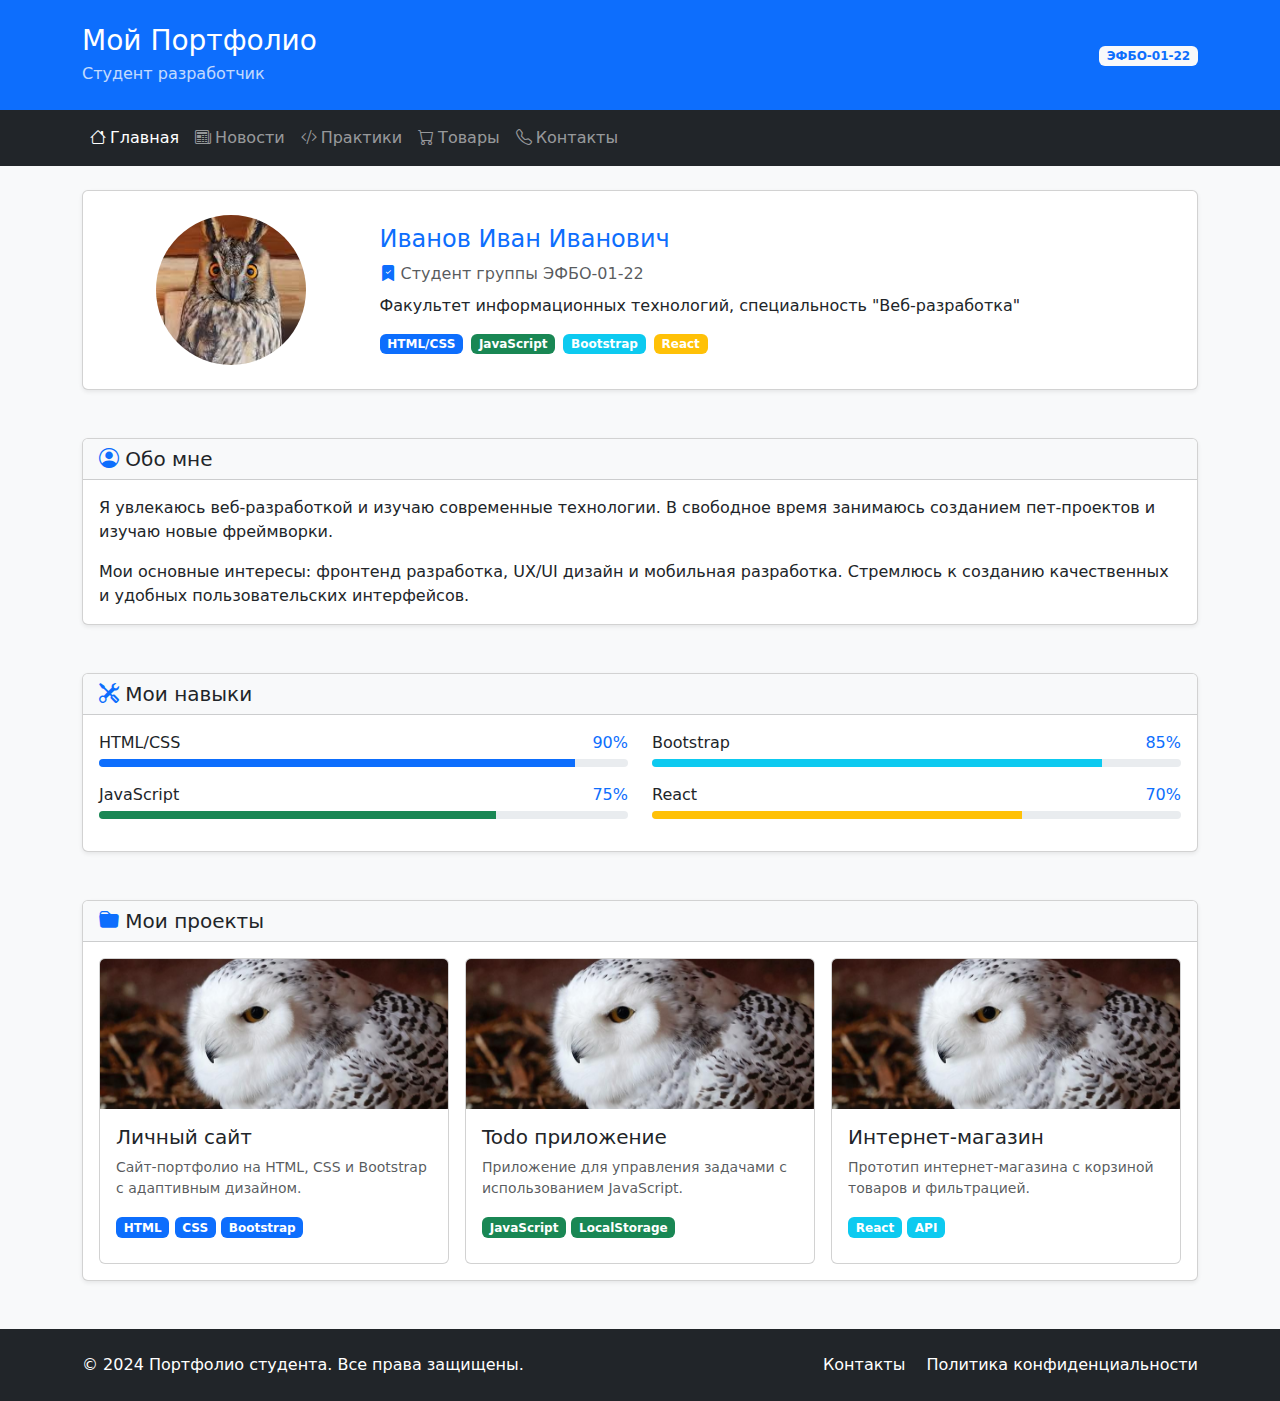
<file: index.html>
<!DOCTYPE html>
<html lang="ru">
<head>
    <meta charset="UTF-8">
    <meta name="viewport" content="width=device-width, initial-scale=1.0">
    <title>Главная - Портфолио</title>
    <link href="https://cdn.jsdelivr.net/npm/bootstrap@5.3.2/dist/css/bootstrap.min.css" rel="stylesheet">
    <link rel="stylesheet" href="https://cdn.jsdelivr.net/npm/bootstrap-icons@1.11.1/font/bootstrap-icons.css">
</head>
<body class="bg-light">
    <div class="container-fluid p-0">
        <header class="bg-primary text-white py-4">
            <div class="container">
                <div class="row align-items-center">
                    <div class="col">
                        <h1 class="h3 mb-1">Мой Портфолио</h1>
                        <p class="mb-0 opacity-75">Студент разработчик</p>
                    </div>
                    <div class="col-auto">
                        <span class="badge bg-light text-primary">ЭФБО-01-22</span>
                    </div>
                </div>
            </div>
        </header>

        <nav class="navbar navbar-expand-lg navbar-dark bg-dark">
            <div class="container">
                <button class="navbar-toggler" type="button" data-bs-toggle="collapse" data-bs-target="#navbarNav">
                    <span class="navbar-toggler-icon"></span>
                </button>
                <div class="collapse navbar-collapse" id="navbarNav">
                    <ul class="navbar-nav">
                        <li class="nav-item">
                            <a class="nav-link active" href="index.html">
                                <i class="bi bi-house me-1"></i>Главная
                            </a>
                        </li>
                        <li class="nav-item">
                            <a class="nav-link" href="pages/news.html">
                                <i class="bi bi-newspaper me-1"></i>Новости
                            </a>
                        </li>
                        <li class="nav-item">
                            <a class="nav-link" href="pages/practices.html">
                                <i class="bi bi-code-slash me-1"></i>Практики
                            </a>
                        </li>
                        <li class="nav-item">
                            <a class="nav-link" href="pages/goods.html">
                                <i class="bi bi-cart me-1"></i>Товары
                            </a>
                        </li>
                        <li class="nav-item">
                            <a class="nav-link" href="pages/contacts.html">
                                <i class="bi bi-telephone me-1"></i>Контакты
                            </a>
                        </li>
                    </ul>
                </div>
            </div>
        </nav>
        <main class="container my-4">
            <section class="mb-5">
                <div class="card shadow-sm">
                    <div class="card-body p-4">
                        <div class="row align-items-center">
                            <div class="col-md-3 text-center mb-3 mb-md-0">
                                <img src="Без названия.png" alt="Фото студента" class="img-fluid rounded-circle"
                                    style="width: 150px; height: 150px; object-fit: cover;">
                            </div>
                            <div class="col-md-9">
                                <h2 class="card-title h4 text-primary">Иванов Иван Иванович</h2>
                                <p class="card-text text-muted mb-2">
                                    <i class="bi bi-bookmark-check-fill text-primary"></i> Студент группы ЭФБО-01-22
                                </p>
                                <p class="card-text">
                                    Факультет информационных технологий, специальность "Веб-разработка"
                                </p>
                                <div class="d-flex gap-2 flex-wrap">
                                    <span class="badge bg-primary">HTML/CSS</span>
                                    <span class="badge bg-success">JavaScript</span>
                                    <span class="badge bg-info">Bootstrap</span>
                                    <span class="badge bg-warning">React</span>
                                </div>
                            </div>
                        </div>
                    </div>
                </div>
            </section>

            <section class="mb-5">
                <div class="card shadow-sm">
                    <div class="card-header bg-light">
                        <h3 class="card-title h5 mb-0">
                            <i class="bi bi-person-circle text-primary"></i> Обо мне
                        </h3>
                    </div>
                    <div class="card-body">
                        <p class="card-text">
                            Я увлекаюсь веб-разработкой и изучаю современные технологии.
                            В свободное время занимаюсь созданием пет-проектов и изучаю новые фреймворки.
                        </p>
                        <p class="card-text">
                            Мои основные интересы: фронтенд разработка, UX/UI дизайн и мобильная разработка.
                            Стремлюсь к созданию качественных и удобных пользовательских интерфейсов.
                        </p>
                    </div>
                </div>
            </section>
            <section class="mb-5">
                <div class="card shadow-sm">
                    <div class="card-header bg-light">
                        <h3 class="card-title h5 mb-0">
                            <i class="bi bi-tools text-primary"></i> Мои навыки
                        </h3>
                    </div>
                    <div class="card-body">
                        <div class="row">
                            <div class="col-md-6">
                                <div class="mb-3">
                                    <div class="d-flex justify-content-between mb-1">
                                        <span>HTML/CSS</span>
                                        <span class="text-primary">90%</span>
                                    </div>
                                    <div class="progress" style="height: 8px;">
                                        <div class="progress-bar bg-primary" style="width: 90%"></div>
                                    </div>
                                </div>
                                <div class="mb-3">
                                    <div class="d-flex justify-content-between mb-1">
                                        <span>JavaScript</span>
                                        <span class="text-primary">75%</span>
                                    </div>
                                    <div class="progress" style="height: 8px;">
                                        <div class="progress-bar bg-success" style="width: 75%"></div>
                                    </div>
                                </div>
                            </div>
                            <div class="col-md-6">
                                <div class="mb-3">
                                    <div class="d-flex justify-content-between mb-1">
                                        <span>Bootstrap</span>
                                        <span class="text-primary">85%</span>
                                    </div>
                                    <div class="progress" style="height: 8px;">
                                        <div class="progress-bar bg-info" style="width: 85%"></div>
                                    </div>
                                </div>
                                <div class="mb-3">
                                    <div class="d-flex justify-content-between mb-1">
                                        <span>React</span>
                                        <span class="text-primary">70%</span>
                                    </div>
                                    <div class="progress" style="height: 8px;">
                                        <div class="progress-bar bg-warning" style="width: 70%"></div>
                                    </div>
                                </div>
                            </div>
                        </div>
                    </div>
                </div>
            </section>
            <section class="mb-5">
                <div class="card shadow-sm">
                    <div class="card-header bg-light">
                        <h3 class="card-title h5 mb-0">
                            <i class="bi bi-folder-fill text-primary"></i> Мои проекты
                        </h3>
                    </div>
                    <div class="card-body">
                        <div class="row g-3">
                            <div class="col-md-4">
                                <div class="card h-100">
                                    <img src="gl.jpg" class="card-img-top" alt="Личный сайт"
                                        style="height: 150px; object-fit: cover;">
                                    <div class="card-body">
                                        <h5 class="card-title">Личный сайт</h5>
                                        <p class="card-text small text-muted">
                                            Сайт-портфолио на HTML, CSS и Bootstrap с адаптивным дизайном.
                                        </p>
                                        <div class="mb-2">
                                            <span class="badge bg-primary">HTML</span>
                                            <span class="badge bg-primary">CSS</span>
                                            <span class="badge bg-primary">Bootstrap</span>
                                        </div>
                                    </div>
                                </div>
                            </div>
                            <div class="col-md-4">
                                <div class="card h-100">
                                    <img src="gl.jpg" class="card-img-top" alt="Todo приложение"
                                        style="height: 150px; object-fit: cover;">
                                    <div class="card-body">
                                        <h5 class="card-title">Todo приложение</h5>
                                        <p class="card-text small text-muted">
                                            Приложение для управления задачами с использованием JavaScript.
                                        </p>
                                        <div class="mb-2">
                                            <span class="badge bg-success">JavaScript</span>
                                            <span class="badge bg-success">LocalStorage</span>
                                        </div>
                                    </div>
                                </div>
                            </div>
                            <div class="col-md-4">
                                <div class="card h-100">
                                    <img src="gl.jpg" class="card-img-top" alt="Интернет-магазин"
                                        style="height: 150px; object-fit: cover;">
                                    <div class="card-body">
                                        <h5 class="card-title">Интернет-магазин</h5>
                                        <p class="card-text small text-muted">
                                            Прототип интернет-магазина с корзиной товаров и фильтрацией.
                                        </p>
                                        <div class="mb-2">
                                            <span class="badge bg-info">React</span>
                                            <span class="badge bg-info">API</span>
                                        </div>
                                    </div>
                                </div>
                            </div>
                        </div>
                    </div>
                </div>
            </section>
        </main>
        <footer class="bg-dark text-white py-4 mt-5">
            <div class="container">
                <div class="row align-items-center">
                    <div class="col-md-6">
                        <p class="mb-0">&copy; 2024 Портфолио студента. Все права защищены.</p>
                    </div>
                    <div class="col-md-6 text-md-end">
                        <a href="pages/contacts.html" class="text-white text-decoration-none me-3">Контакты</a>
                        <a href="#" class="text-white text-decoration-none">Политика конфиденциальности</a>
                    </div>
                </div>
            </div>
        </footer>
    </div>
    <script src="https://cdn.jsdelivr.net/npm/bootstrap@5.3.2/dist/js/bootstrap.bundle.min.js"></script>
</body>
</html>
</file>
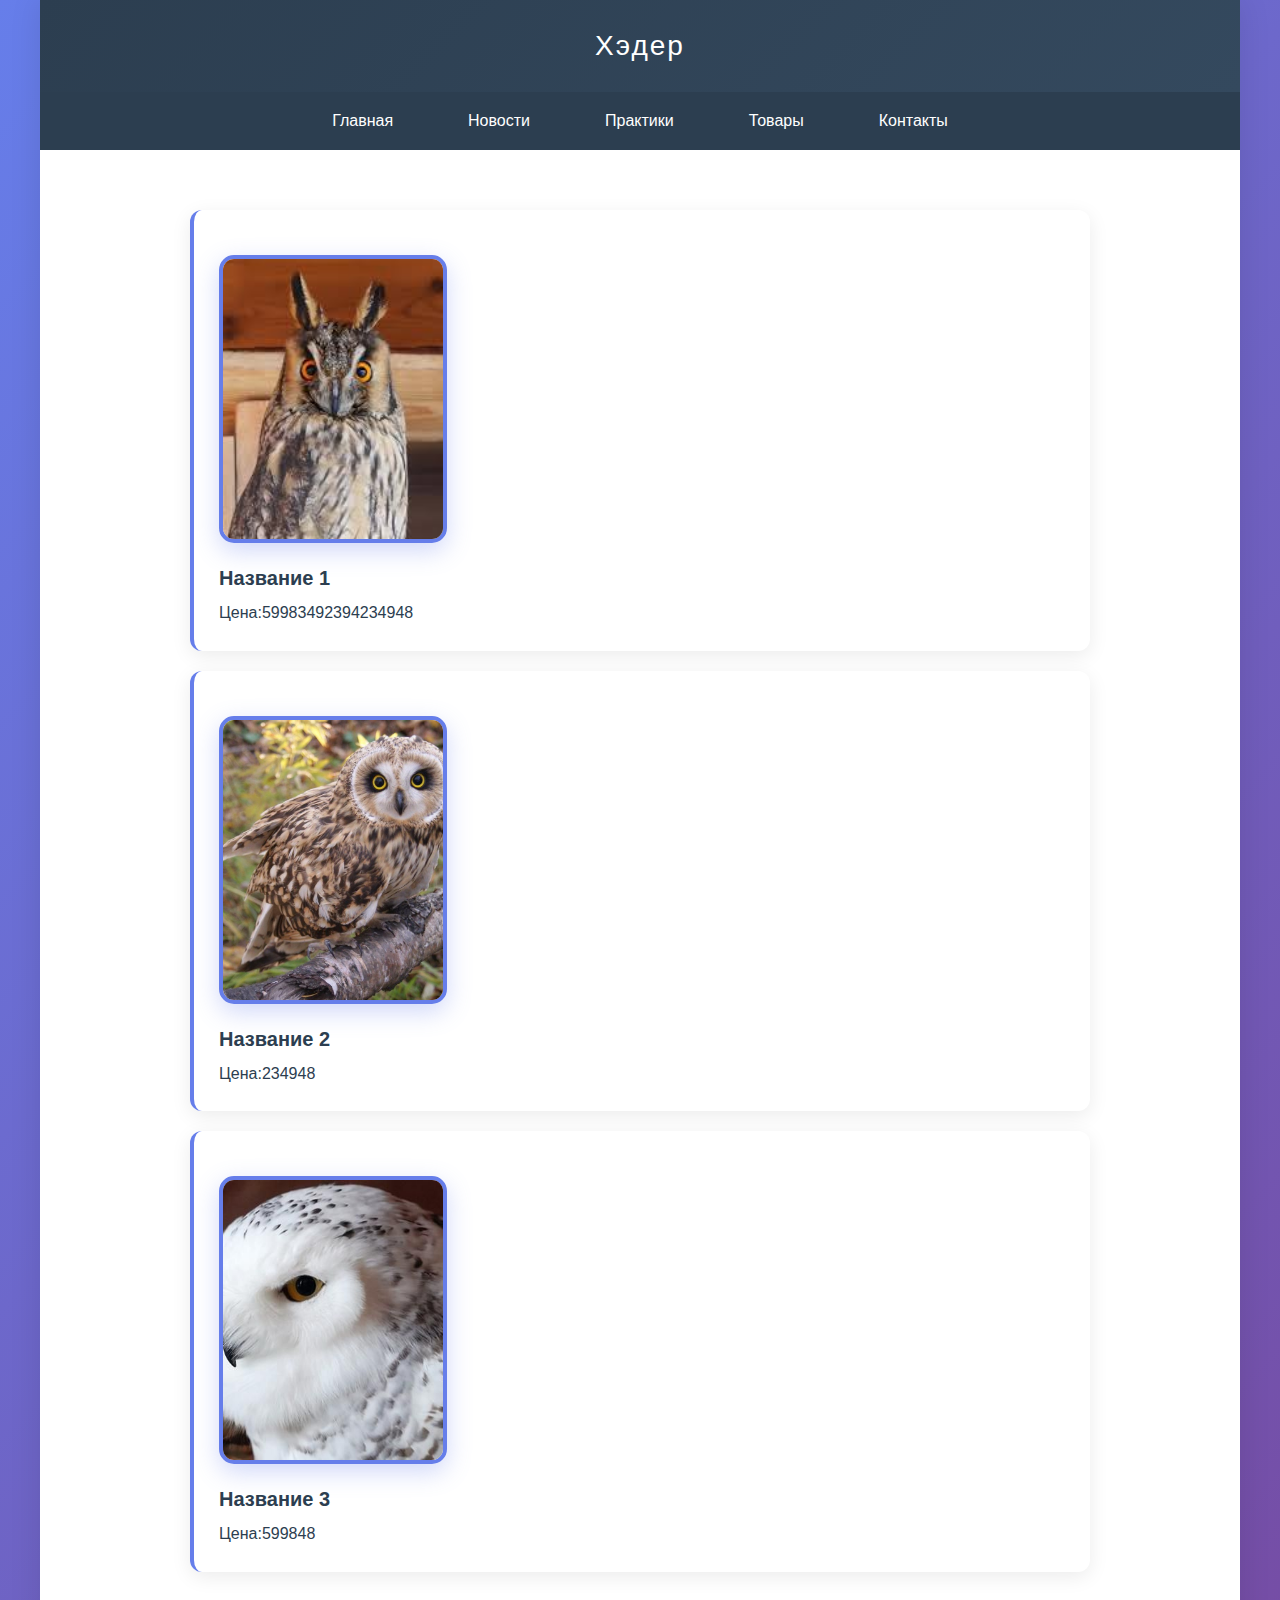
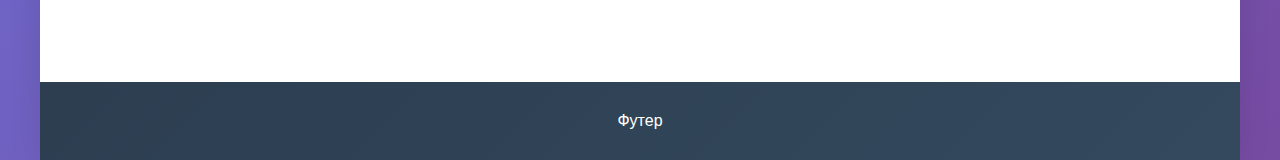
<file: goods.html>
<!DOCTYPE html>
<html lamg = "ru">
    <head>
        <meta charset="UTF-8">
        <meta name="viewport" content="width=device-width, initial-scale=1.0">
        <title>Семестровая работа</title>
        <link rel="stylesheet" href="styles/style.css">
    </head>
    <body>
        <div class="page__container">
            <div class="header">Хэдер</div>
            <div class="nav">
                <ul class="nav__list">
                    <li class="nav__item"><a class="nav__link" href="index.html">Главная</a></li>
                    <li class="nav__item"><a class="nav__link" href="news.html">Новости</a></li>
                    <li class="nav__item"><a class="nav__link" href="practices.html">Практики</a></li>
                    <li class="nav__item"><a class="nav__link" href="goods.html">Товары</a></li>
                    <li class="nav__item"><a class="nav__link" href="contacts.html">Контакты</a></li>
                </ul>
            </div>
            <div class="content">
                <div class="goods__cards">
                    <div class="goods__card">
                        <img class="goods__img" src="Без названия.png" alt="">
                        <h2 class="goods__title">Название 1</h2>
                        <p class="goods__price">Цена:59983492394234948</p>
                    </div>
                    <div class="goods__card">
                        <img class="goods__img" src="bolotnaya-sova-1.jpg" alt="">
                        <h2 class="goods__title">Название 2</h2>
                        <p class="goods__price">Цена:234948</p>
                    </div>
                    <div class="goods__card">
                        <img class="goods__img" src="gl.jpg" alt="">
                        <h2 class="goods__title">Название 3</h2>
                        <p class="goods__price">Цена:599848</p>
                    </div>
                </div>
            </div>
            <div class="footer">Футер</div>
    </body>
</html>
</file>
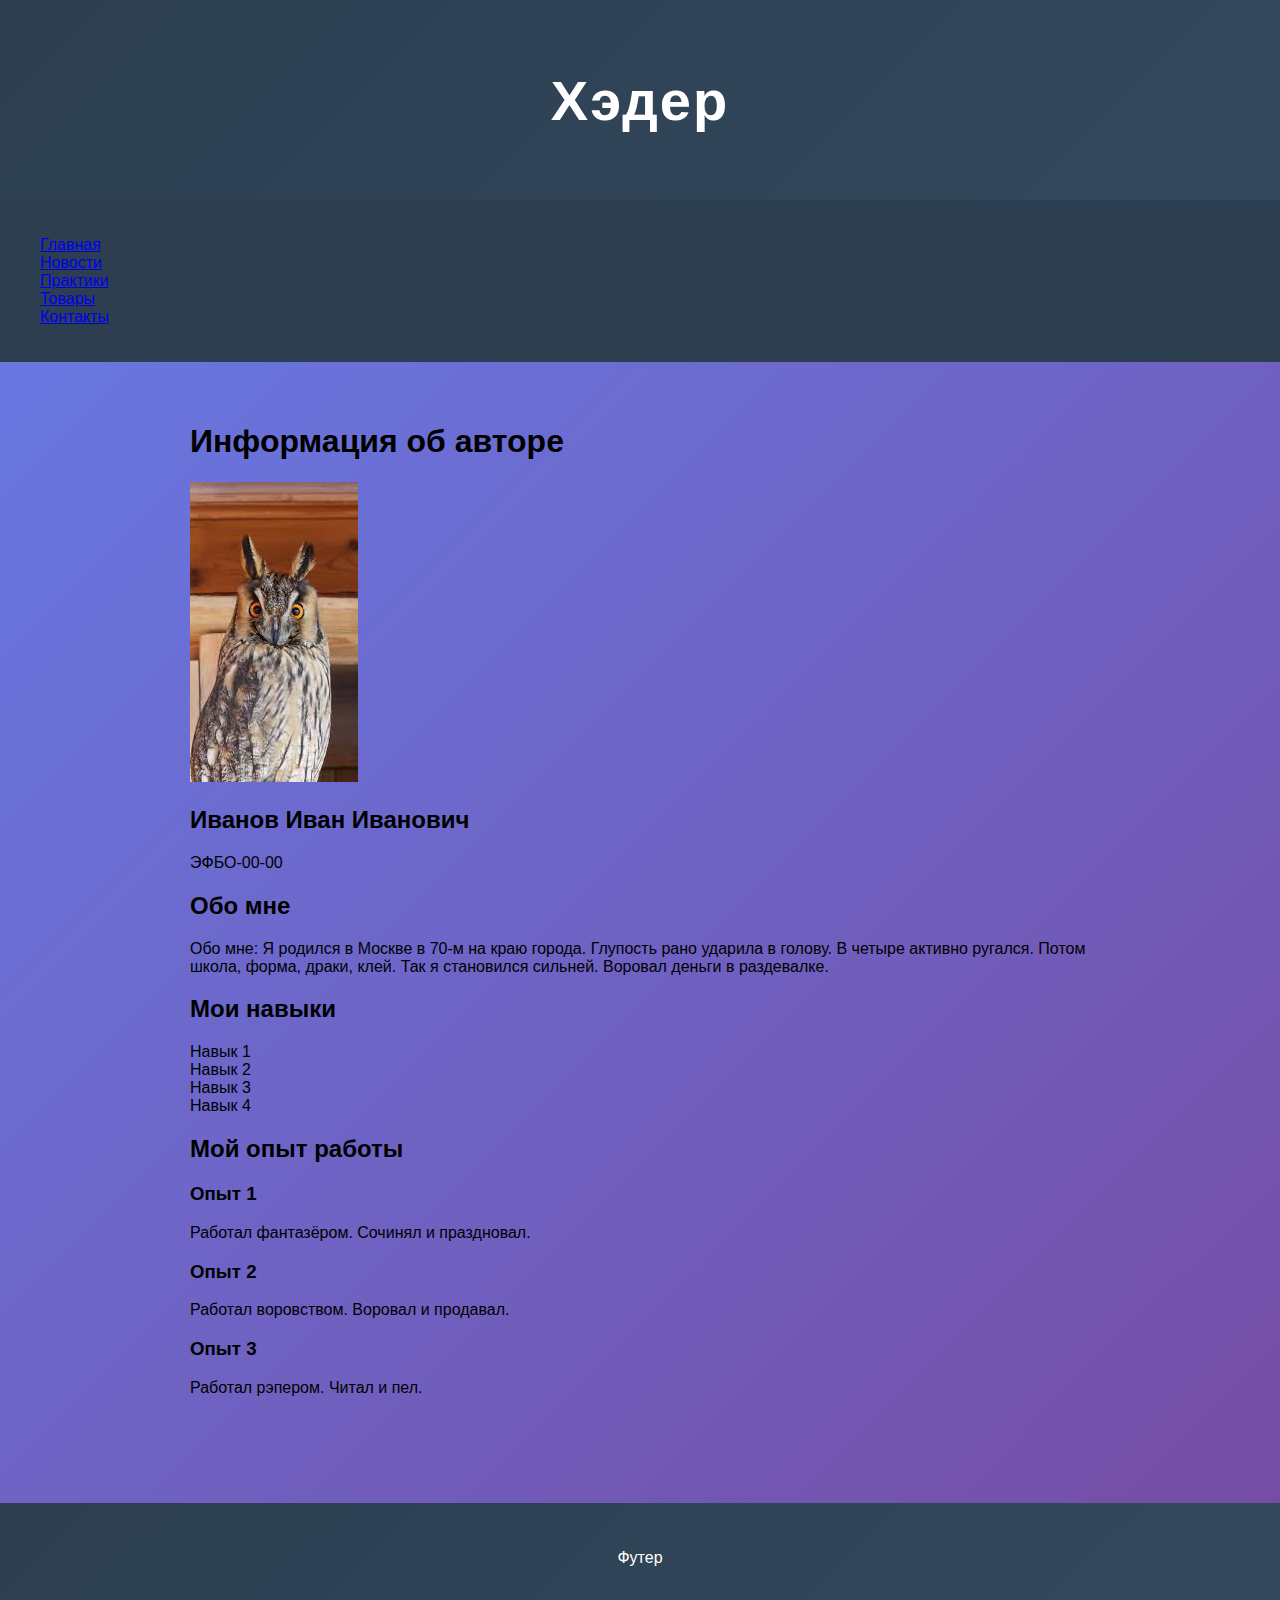
<file: index_v1.html>
<!DOCTYPE html>
<html lang="ru">
<head>
    <meta charset="UTF-8">
    <meta name="viewport" content="width=device-width, initial-scale=1.0">
    <title>Семестровая работа</title>
    <link rel="stylesheet" href="styles/style.css">
</head>
<body>
    <div class="page-container">
        <header class="header">
            <h1>Хэдер</h1>
        </header>
        <nav class="nav">
            <ul class="nav-list">
                <li class="nav-item"><a class="nav-link" href="index.html">Главная</a></li>
                <li class="nav-item"><a class="nav-link" href="pages/news.html">Новости</a></li>
                <li class="nav-item"><a class="nav-link" href="pages/practices.html">Практики</a></li>
                <li class="nav-item"><a class="nav-link" href="pages/goods.html">Товары</a></li>
                <li class="nav-item"><a class="nav-link" href="pages/contacts.html">Контакты</a></li>
            </ul>
        </nav>
        <main class="content">
            <article class="profile-header">
                <h1 class="profile-title">Информация об авторе</h1>
                <img class="profile-photo" src="Без названия.png" alt="Фото автора">
                <h2 class="profile-name">Иванов Иван Иванович</h2>
                <p class="profile-group">ЭФБО-00-00</p>
            </article>
            <section class="about-me">
                <h2>Обо мне</h2>
                <p>Обо мне: Я родился в Москве в 70-м на краю города. Глупость рано ударила в голову. В четыре активно ругался.
                Потом школа, форма, драки, клей. Так я становился сильней.
                Воровал деньги в раздевалке.</p>
            </section>
            <section class="skills-container">
                <h2>Мои навыки</h2>
                <div class="skills-grid">
                    <div class="skill-tag">Навык 1</div>
                    <div class="skill-tag">Навык 2</div>
                    <div class="skill-tag">Навык 3</div>
                    <div class="skill-tag">Навык 4</div>
                </div>
            </section>
            <section class="experience-section">
                <h2 class="section-title">Мой опыт работы</h2>
                <div class="experience-grid">
                    <article class="experience-card">
                        <h3 class="experience-title">Опыт 1</h3>
                        <p class="experience-desc">Работал фантазёром. Сочинял и праздновал.</p>
                    </article>
                    <article class="experience-card">
                        <h3 class="experience-title">Опыт 2</h3>
                        <p class="experience-desc">Работал воровством. Воровал и продавал.</p>
                    </article>
                    <article class="experience-card">
                        <h3 class="experience-title">Опыт 3</h3>
                        <p class="experience-desc">Работал рэпером. Читал и пел.</p>
                    </article>
                </div>
            </section>
        </main>
        <footer class="footer">
            <p>Футер</p>
        </footer>
    </div>
</body>
</html>
</file>
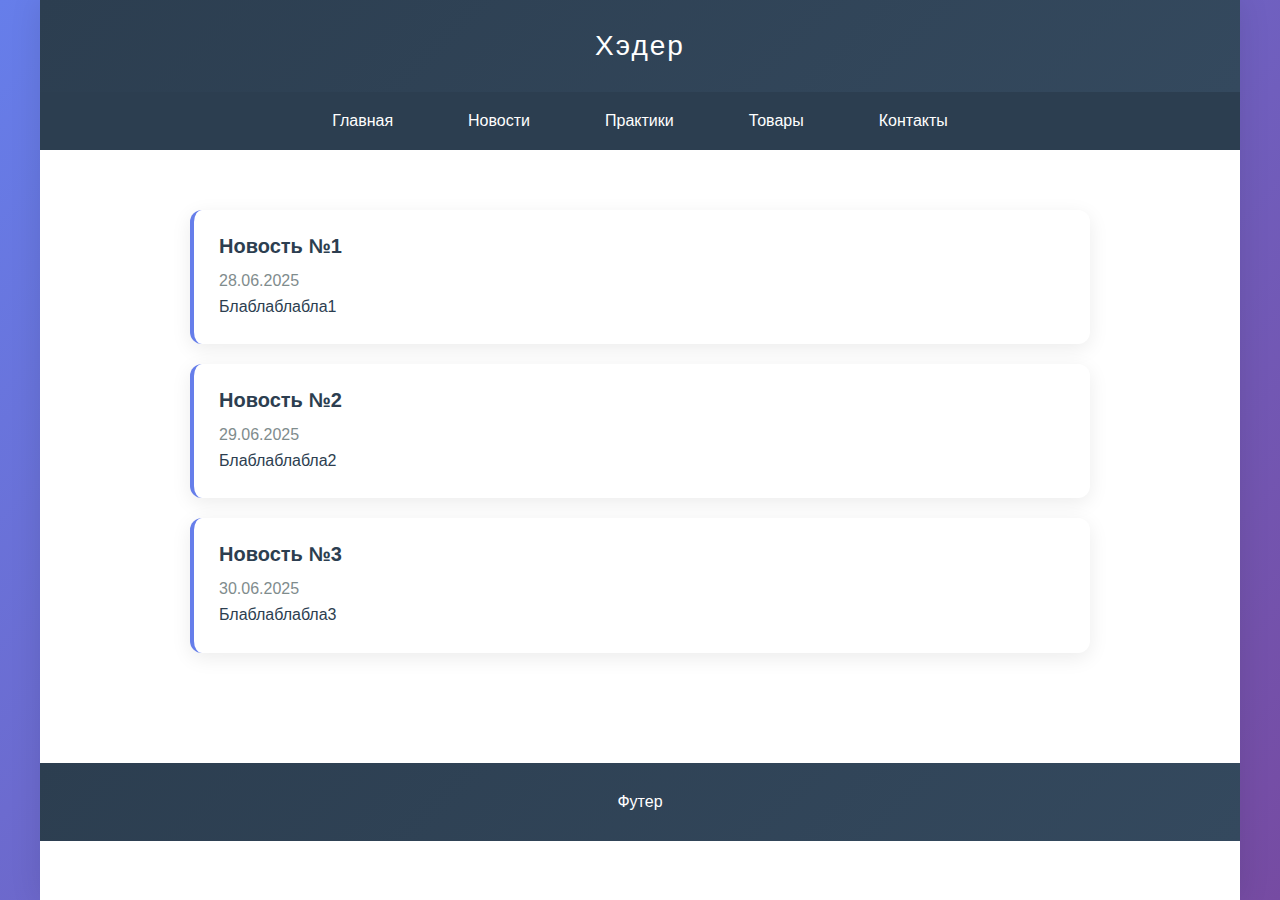
<file: news.html>
<!DOCTYPE html>
<html lamg = "ru">
    <head>
        <meta charset="UTF-8">
        <meta name="viewport" content="width=device-width, initial-scale=1.0">
        <title>Семестровая работа</title>
        <link rel="stylesheet" href="styles/style.css">
    </head>
    <body>
        <div class="page__container">
            <div class="header">Хэдер</div>
            <div class="nav">
                <ul class="nav__list">
                    <li class="nav__item"><a class="nav__link" href="index.html">Главная</a></li>
                    <li class="nav__item"><a class="nav__link" href="news.html">Новости</a></li>
                    <li class="nav__item"><a class="nav__link" href="practices.html">Практики</a></li>
                    <li class="nav__item"><a class="nav__link" href="goods.html">Товары</a></li>
                    <li class="nav__item"><a class="nav__link" href="contacts.html">Контакты</a></li>
                </ul>
            </div>
            <div class="content">
                <div class="news__cards">
                    <div class="news__card">
                        <h2 class="news__title">Новость №1</h2>
                        <p class="news__date">28.06.2025</p>
                        <p class="news__text">Блаблаблабла1</p>
                    </div>
                    <div class="news__card">
                        <h2 class="news__title">Новость №2</h2>
                        <p class="news__date">29.06.2025</p>
                        <p class="news__text">Блаблаблабла2</p>
                    </div>
                    <div class="news__card">
                        <h2 class="news__title">Новость №3</h2>
                        <p class="news__date">30.06.2025</p>
                        <p class="news__text">Блаблаблабла3</p>
                    </div>
                </div>
            </div>
        <div class="footer">Футер</div>
    </body>
</html>
</file>
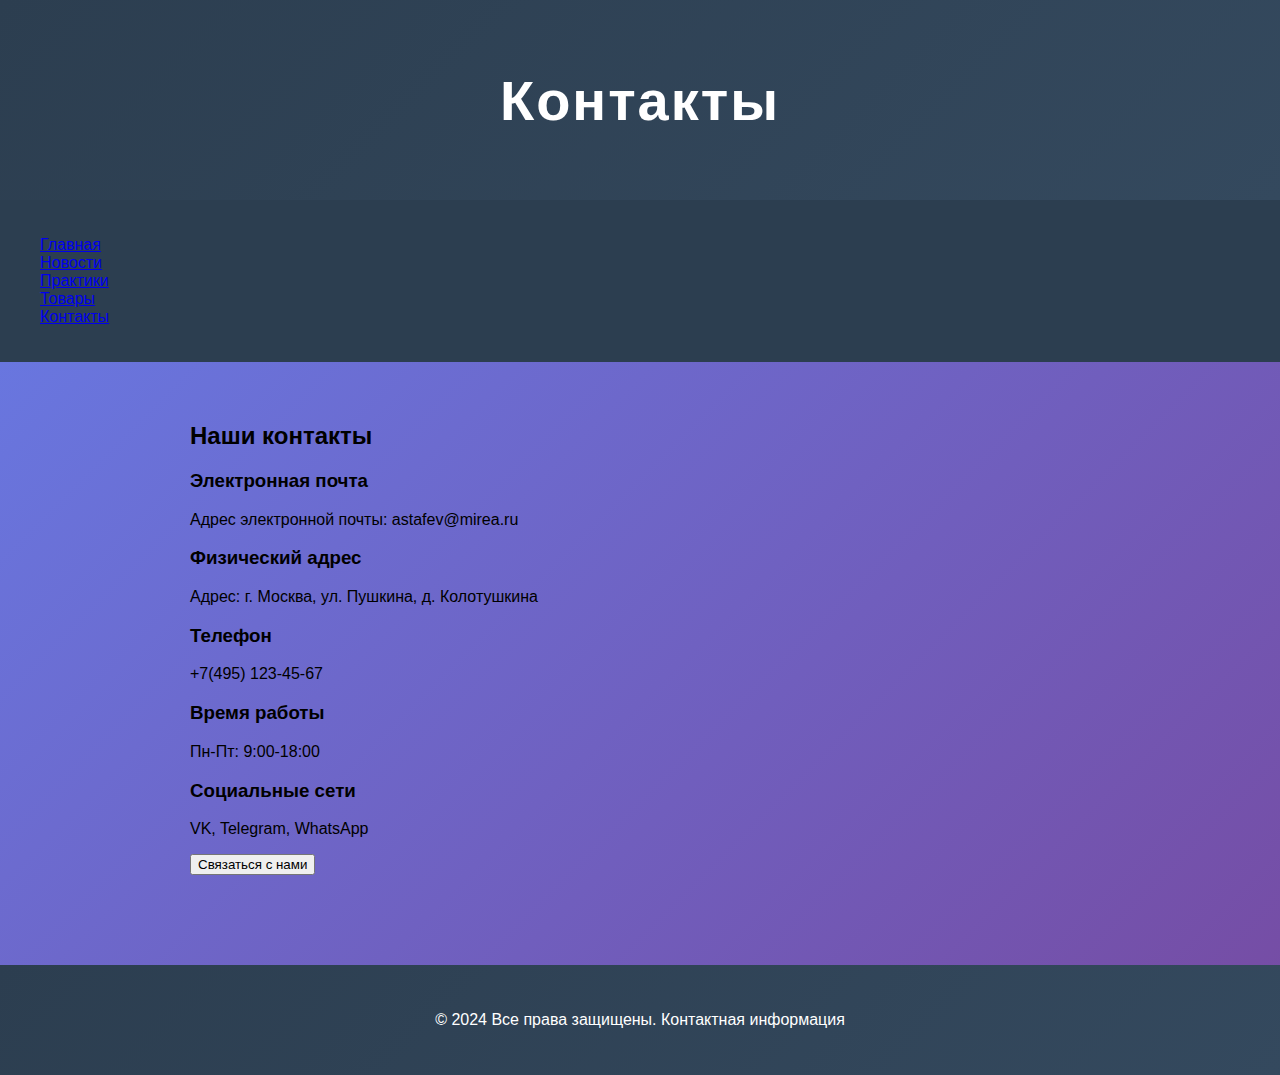
<file: pages/contacts.html>
<!DOCTYPE html>
<html lang="ru">
<head>
    <meta charset="UTF-8">
    <meta name="viewport" content="width=device-width, initial-scale=1.0">
    <title>Контакты</title>
    <link rel="stylesheet" href="../styles/style.css">
    <style>
        dialog::backdrop {
            background: rgba(0, 0, 0, 0.6);
            animation: fadeIn 0.3s ease;
        }

        dialog {
            border: none;
            border-radius: 12px;
            padding: 0;
            box-shadow: 0 10px 30px rgba(0, 0, 0, 0.3);
            animation: slideIn 0.3s ease;
            max-width: 500px;
            width: 90vw;
            max-height: 90vh;
            overflow-y: auto;
        }

        .modal-header {
            background: linear-gradient(135deg, #2c3e50 0%, #34495e 100%);
            color: white;
            padding: 1.5rem;
            border-radius: 12px 12px 0 0;
            margin: 0;
        }

        .modal-header h2 {
            margin: 0;
            color: white;
            font-size: 1.5rem;
        }

        .modal-content {
            padding: 2rem;
        }

        .form-group {
            margin-bottom: 1.5rem;
        }

        .form-group label {
            display: block;
            margin-bottom: 0.5rem;
            font-weight: 600;
            color: #2c3e50;
        }

        .form-group input,
        .form-group select,
        .form-group textarea {
            width: 100%;
            padding: 0.75rem;
            border: 2px solid #e9ecef;
            border-radius: 6px;
            font-size: 1rem;
            transition: border-color 0.3s ease;
            box-sizing: border-box;
        }

        .form-group input:focus,
        .form-group select:focus,
        .form-group textarea:focus {
            outline: none;
            border-color: #667eea;
        }

        .form-group textarea {
            min-height: 100px;
            resize: vertical;
        }

        .modal-actions {
            display: flex;
            gap: 1rem;
            justify-content: flex-end;
            margin-top: 2rem;
        }

        .btn {
            padding: 0.75rem 1.5rem;
            border: none;
            border-radius: 6px;
            cursor: pointer;
            font-size: 1rem;
            transition: all 0.3s ease;
            font-weight: 600;
        }

        .btn-primary {
            background: linear-gradient(135deg, #667eea 0%, #764ba2 100%);
            color: white;
        }

        .btn-primary:hover {
            transform: translateY(-2px);
            box-shadow: 0 5px 15px rgba(102, 126, 234, 0.4);
        }

        .btn-secondary {
            background: #f8f9fa;
            color: #2c3e50;
            border: 2px solid #e9ecef;
        }

        .btn-secondary:hover {
            background: #e9ecef;
        }

        .required {
            color: #e74c3c;
        }

        @keyframes fadeIn {
            from { opacity: 0; }
            to { opacity: 1; }
        }

        @keyframes slideIn {
            from {
                opacity: 0;
                transform: translateY(-50px) scale(0.9);
            }
            to {
                opacity: 1;
                transform: translateY(0) scale(1);
            }
        }

        /* Адаптивность */
        @media (max-width: 600px) {
            dialog {
                margin: 1rem;
                width: calc(100vw - 2rem);
            }

            .modal-actions {
                flex-direction: column;
            }

            .btn {
                width: 100%;
            }
        }
    </style>
</head>
<body>
    <div class="page-container">
        <header class="header">
            <h1>Контакты</h1>
        </header>
        <nav class="nav">
            <ul class="nav-list">
                <li class="nav-item"><a class="nav-link" href="../index.html">Главная</a></li>
                <li class="nav-item"><a class="nav-link" href="news.html">Новости</a></li>
                <li class="nav-item"><a class="nav-link" href="practices.html">Практики</a></li>
                <li class="nav-item"><a class="nav-link" href="goods.html">Товары</a></li>
                <li class="nav-item"><a class="nav-link" href="contacts.html">Контакты</a></li>
            </ul>
        </nav>
        <main class="content">
            <section class="contacts-container">
                <h2 class="section-title">Наши контакты</h2>
                <article class="contact-info">
                    <h3>Электронная почта</h3>
                    <p>Адрес электронной почты: astafev@mirea.ru</p>
                </article>
                <article class="contact-info">
                    <h3>Физический адрес</h3>
                    <p>Адрес: г. Москва, ул. Пушкина, д. Колотушкина</p>
                </article>
                <div class="contact-grid">
                    <div class="contact-item">
                        <h3>Телефон</h3>
                        <p>+7(495) 123-45-67</p>
                    </div>
                    <div class="contact-item">
                        <h3>Время работы</h3>
                        <p>Пн-Пт: 9:00-18:00</p>
                    </div>
                    <div class="contact-item">
                        <h3>Социальные сети</h3>
                        <p>VK, Telegram, WhatsApp</p>
                    </div>
                </div>
                <!-- Измененная кнопка для открытия модального окна -->
                <button class="contact-button" onclick="contactModal.showModal()">Связаться с нами</button>
            </section>
        </main>
        <footer class="footer">
            <p>© 2024 Все права защищены. Контактная информация</p>
        </footer>

        <!-- Модальное окно для формы обратной связи -->
        <dialog id="contactModal">
            <div class="modal-header">
                <h2>Форма обратной связи</h2>
            </div>
            <div class="modal-content">
                <form id="feedbackForm" method="dialog">
                    <div class="form-group">
                        <label for="name">Имя<span class="required">*</span></label>
                        <input type="text" id="name" name="name" required placeholder="Введите ваше имя">
                    </div>
                    <div class="form-group">
                        <label for="phone">Телефон<span class="required">*</span></label>
                        <input type="tel" id="phone" name="phone" required placeholder="+7(XXX) XXX-XX-XX">
                    </div>
                    <div class="form-group">
                        <label for="email">Электронная почта<span class="required">*</span></label>
                        <input type="email" id="email" name="email" required placeholder="example@mail.ru">
                    </div>
                    <div class="form-group">
                        <label for="category">Категория обращения<span class="required">*</span></label>
                        <select id="category" name="category" required>
                            <option value="">Выберите категорию</option>
                            <option value="technical">Техническая поддержка</option>
                            <option value="commercial">Коммерческое предложение</option>
                            <option value="cooperation">Сотрудничество</option>
                            <option value="complaint">Жалоба</option>
                            <option value="suggestion">Предложение</option>
                            <option value="other">Другое</option>
                        </select>
                    </div>
                    <div class="form-group">
                        <label for="message">Текст обращения<span class="required">*</span></label>
                        <textarea id="message" name="message" required placeholder="Опишите вашу проблему или вопрос..."></textarea>
                    </div>
                    <div class="modal-actions">
                        <!-- Кнопка отмены с автоматическим закрытием через form method="dialog" -->
                        <button type="submit" class="btn btn-secondary">Отмена</button>
                        <!-- Кнопка отправки с обработкой через JavaScript -->
                        <button type="button" class="btn btn-primary" onclick="submitForm()">Отправить</button>
                    </div>
                </form>
            </div>
        </dialog>

        <script>
            // Функция для отправки формы
            function submitForm() {
                const form = document.getElementById('feedbackForm');
                const formData = new FormData(form);

                // Простая валидация
                if (!form.checkValidity()) {
                    form.reportValidity();
                    return;
                }

                // Собираем данные формы
                const data = {
                    name: formData.get('name'),
                    phone: formData.get('phone'),
                    email: formData.get('email'),
                    category: formData.get('category'),
                    message: formData.get('message')
                };

                // В реальном приложении здесь был бы AJAX-запрос
                console.log('Данные формы:', data);

                // Показываем уведомление об успешной отправке
                alert('Спасибо! Ваше обращение отправлено. Мы свяжемся с вами в ближайшее время.');

                // Закрываем модальное окно
                contactModal.close();

                // Очищаем форму
                form.reset();
            }

            // Закрытие модального окна по клику на фон
            document.getElementById('contactModal').addEventListener('click', function (event) {
                if (event.target === this) {
                    this.close();
                }
            });

            // Обработка отправки формы через Enter (предотвращаем стандартное поведение)
            document.getElementById('feedbackForm').addEventListener('keypress', function (event) {
                if (event.key === 'Enter' && event.target.type !== 'textarea') {
                    event.preventDefault();
                }
            });
        </script>
    </div>
</body>
</html>
</file>
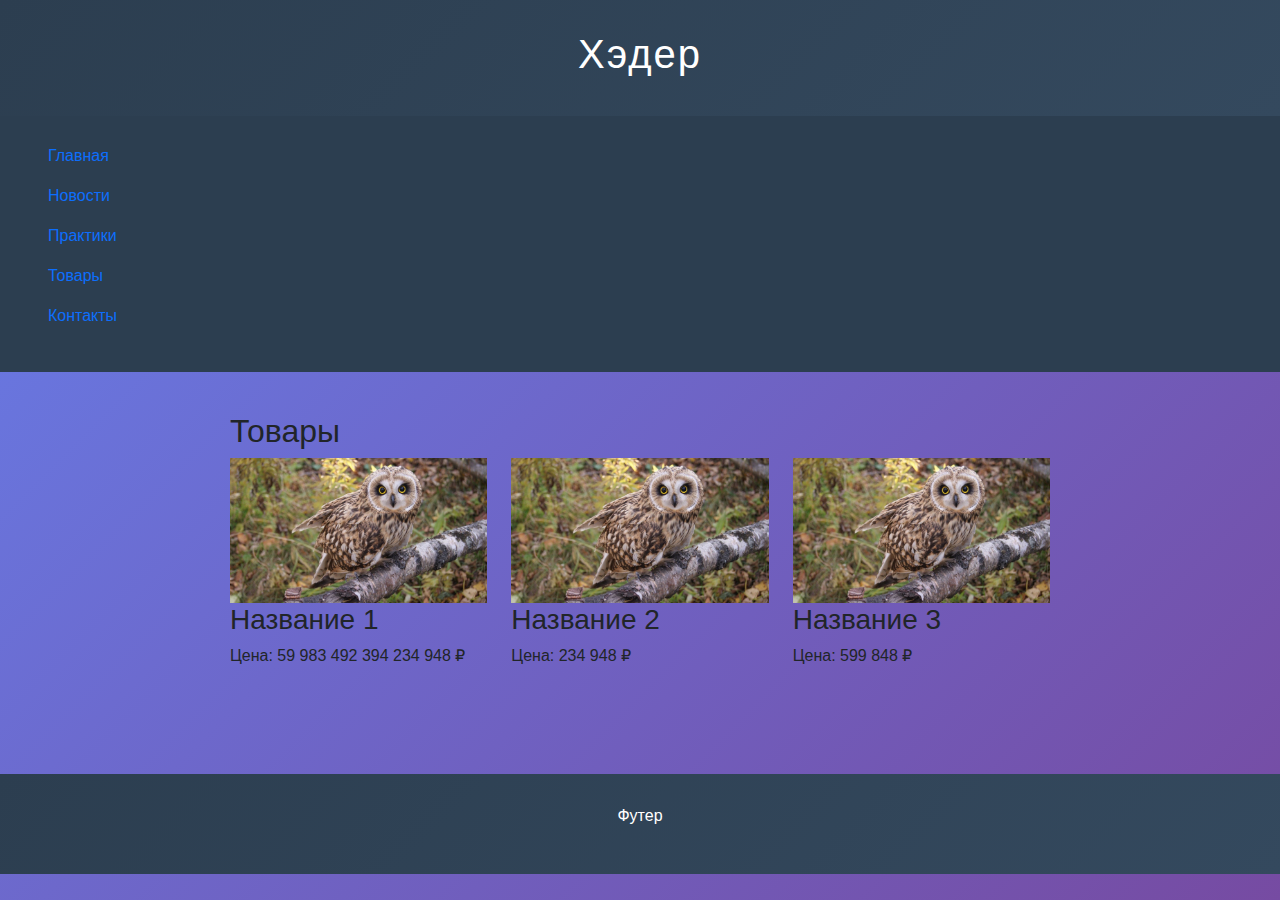
<file: pages/goods.html>
<!DOCTYPE html>
<html lang="ru">
<head>
    <meta charset="UTF-8">
    <meta name="viewport" content="width=device-width, initial-scale=1.0">
    <title>Семестровая работа — Товары</title>
    <link href="https://cdn.jsdelivr.net/npm/bootstrap@5.3.2/dist/css/bootstrap.min.css" rel="stylesheet">
    <link rel="stylesheet" href="../styles/style.css">
</head>
<body>
    <div class="page-container container-fluid px-0">
        <header class="header">
            <h1>Хэдер</h1>
        </header>
        <nav class="nav">
            <ul class="nav-list">
                <li class="nav-item"><a class="nav-link" href="../index.html">Главная</a></li>
                <li class="nav-item"><a class="nav-link" href="news.html">Новости</a></li>
                <li class="nav-item"><a class="nav-link" href="practices.html">Практики</a></li>
                <li class="nav-item"><a class="nav-link" href="goods.html">Товары</a></li>
                <li class="nav-item"><a class="nav-link" href="contacts.html">Контакты</a></li>
            </ul>
        </nav>
        <main class="content">
            <h2 class="section-title">Товары</h2>
            <div class="products-grid row g-4">
                <article class="product-card col-md-6 col-lg-4">
                    <img class="product-image img-fluid" src="../bolotnaya-sova-1.jpg" alt="Товар 1">
                    <h3 class="product-name">Название 1</h3>
                    <p class="product-price">Цена: 59 983 492 394 234 948 ₽</p>
                </article>
                <article class="product-card col-md-6 col-lg-4">
                    <img class="product-image img-fluid" src="../bolotnaya-sova-1.jpg" alt="Товар 2">
                    <h3 class="product-name">Название 2</h3>
                    <p class="product-price">Цена: 234 948 ₽</p>
                </article>
                <article class="product-card col-md-6 col-lg-4">
                    <img class="product-image img-fluid" src="../bolotnaya-sova-1.jpg" alt="Товар 3">
                    <h3 class="product-name">Название 3</h3>
                    <p class="product-price">Цена: 599 848 ₽</p>
                </article>
            </div>
        </main>
        <footer class="footer">
            <p>Футер</p>
        </footer>
    </div>

    <script src="https://cdn.jsdelivr.net/npm/bootstrap@5.3.2/dist/js/bootstrap.bundle.min.js"></script>
</body>
</html>
</file>
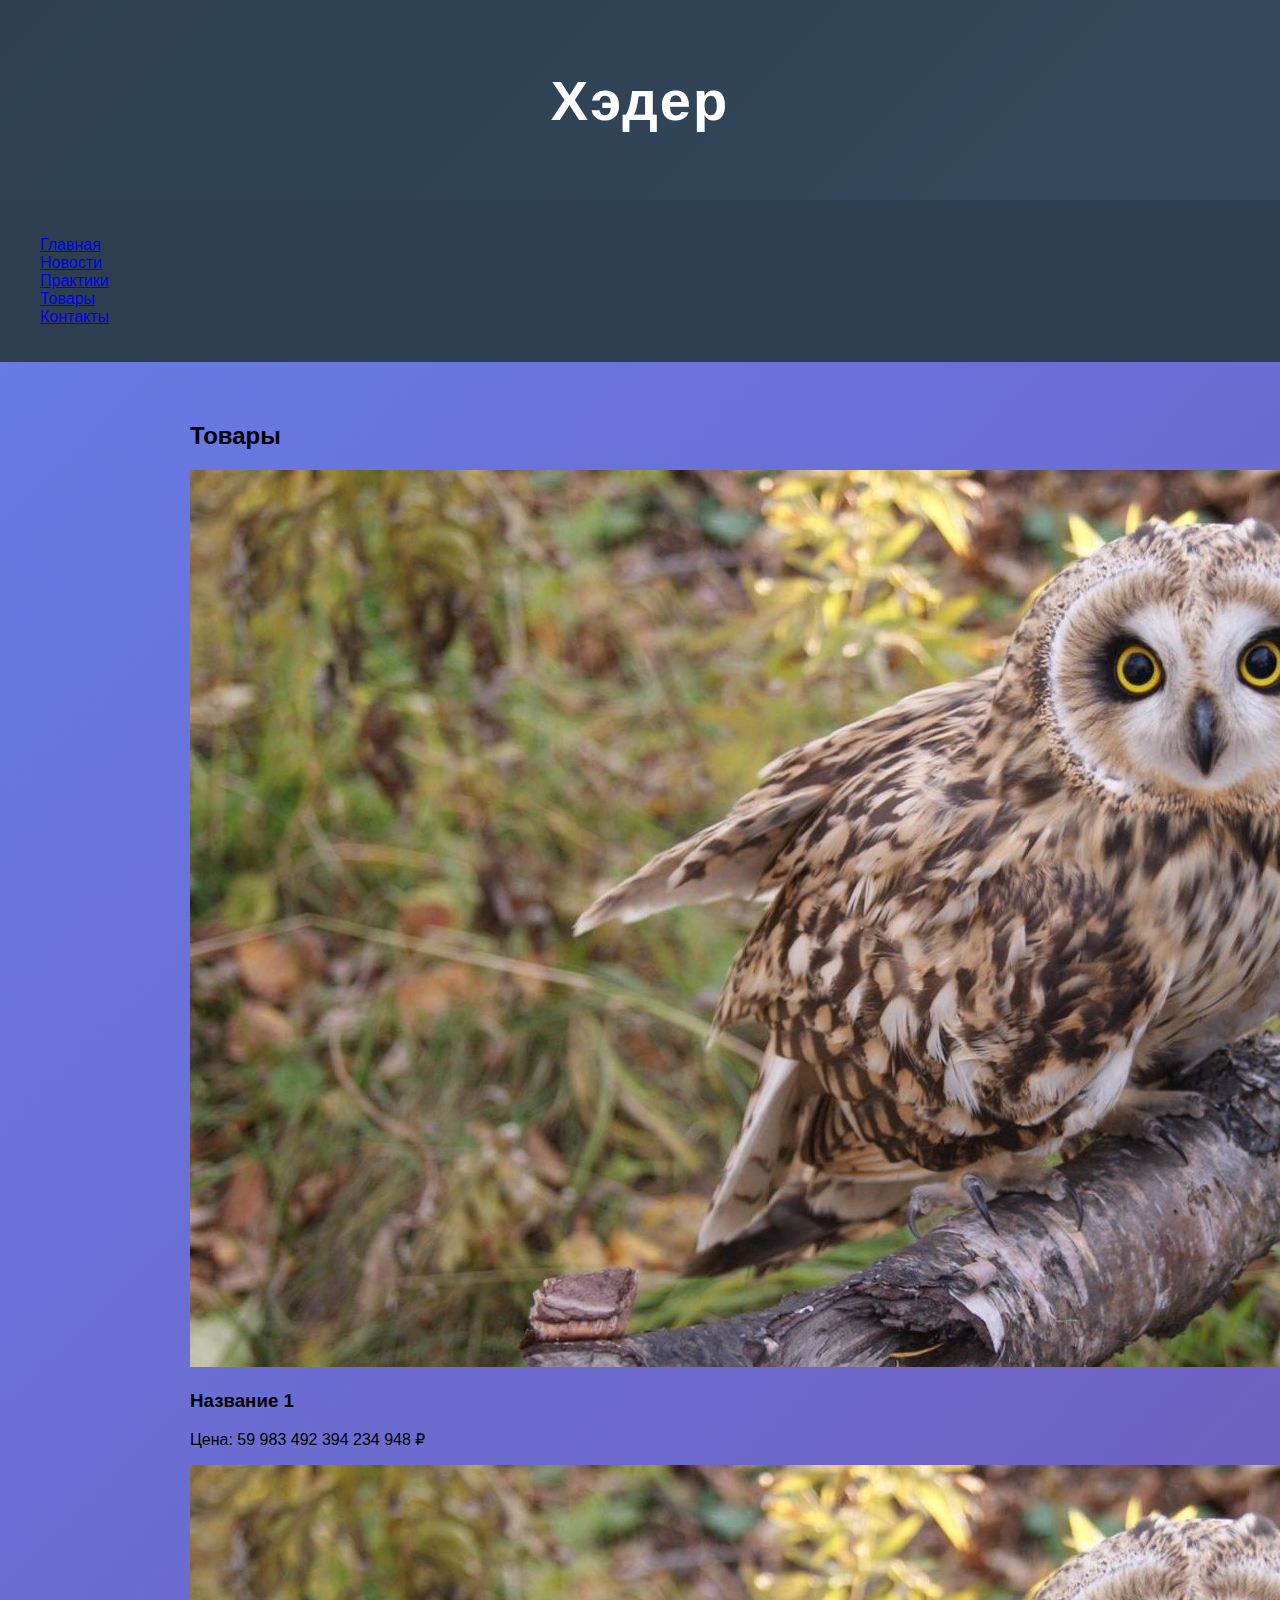
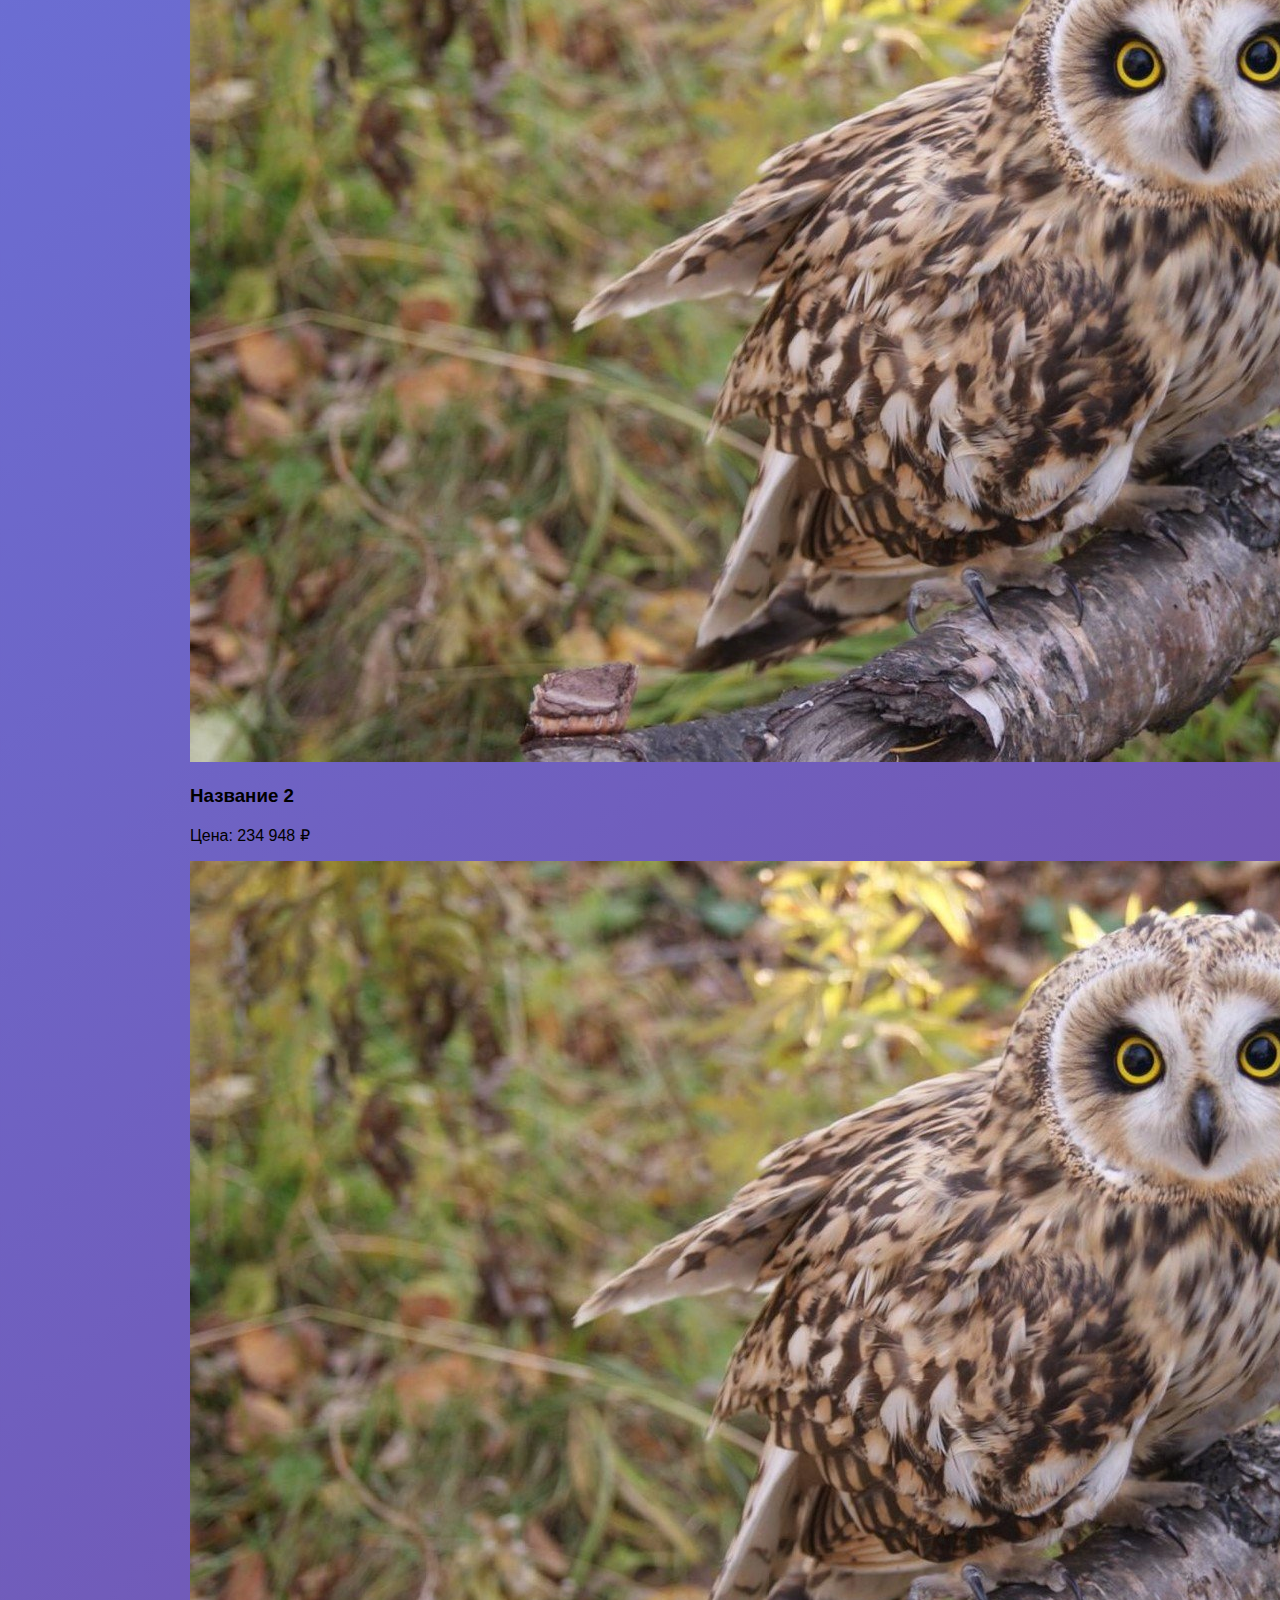
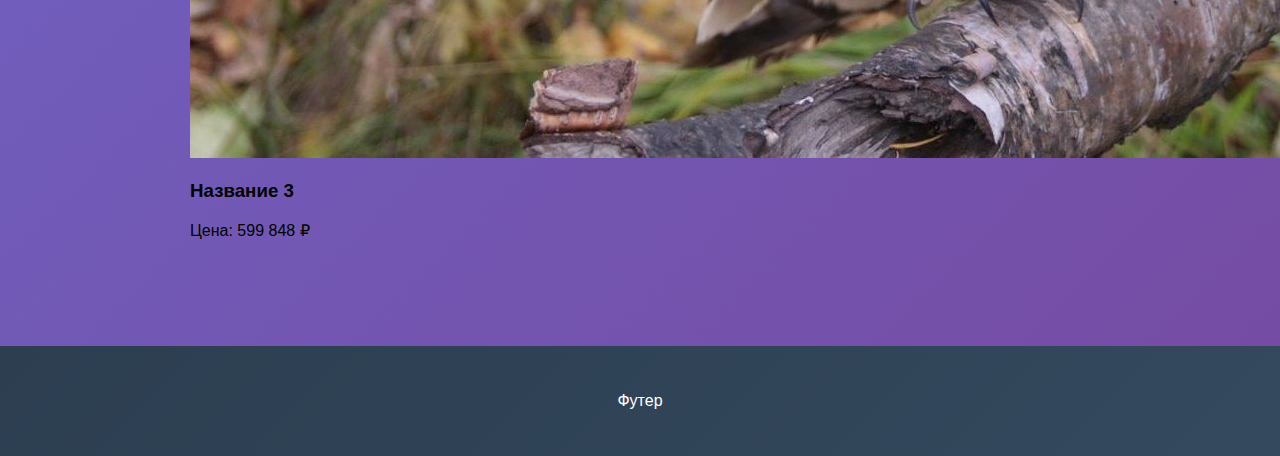
<file: pages/goods_v1.html>
<!DOCTYPE html>
<html lang="ru">
<head>
    <meta charset="UTF-8">
    <meta name="viewport" content="width=device-width, initial-scale=1.0">
    <title>Семестровая работа — Товары</title>
    <link rel="stylesheet" href="../styles/style.css">
</head>
<body>
    <div class="page-container">
        <header class="header">
            <h1>Хэдер</h1>
        </header>
        <nav class="nav">
            <ul class="nav-list">
                <li class="nav-item"><a class="nav-link" href="../index.html">Главная</a></li>
                <li class="nav-item"><a class="nav-link" href="news.html">Новости</a></li>
                <li class="nav-item"><a class="nav-link" href="practices.html">Практики</a></li>
                <li class="nav-item"><a class="nav-link" href="goods.html">Товары</a></li>
                <li class="nav-item"><a class="nav-link" href="contacts.html">Контакты</a></li>
            </ul>
        </nav>
        <main class="content">
            <h2 class="section-title">Товары</h2>
            <div class="products-grid">
                <article class="product-card">
                    <img class="product-image" src="../bolotnaya-sova-1.jpg" alt="Товар 1">
                    <h3 class="product-name">Название 1</h3>
                    <p class="product-price">Цена: 59 983 492 394 234 948 ₽</p>
                </article>
                <article class="product-card">
                    <img class="product-image" src="../bolotnaya-sova-1.jpg" alt="Товар 2">
                    <h3 class="product-name">Название 2</h3>
                    <p class="product-price">Цена: 234 948 ₽</p>
                </article>
                <article class="product-card">
                    <img class="product-image" src="../bolotnaya-sova-1.jpg" alt="Товар 3">
                    <h3 class="product-name">Название 3</h3>
                    <p class="product-price">Цена: 599 848 ₽</p>
                </article>
            </div>
        </main>
        <footer class="footer">
            <p>Футер</p>
        </footer>
    </div>
</body>
</html>
</file>
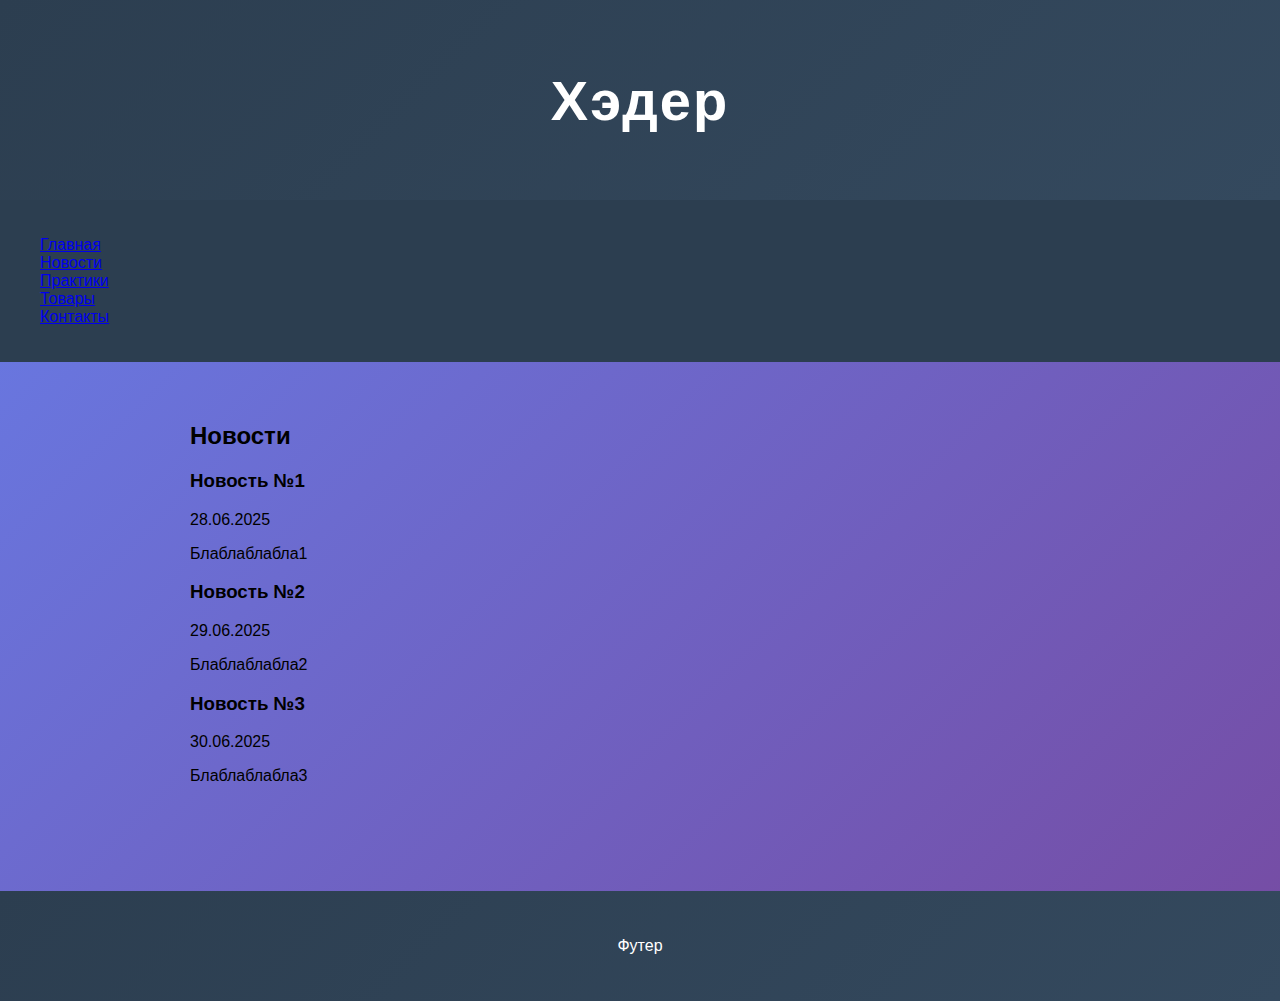
<file: pages/news.html>
<!DOCTYPE html>
<html lang="ru">
<head>
    <meta charset="UTF-8">
    <meta name="viewport" content="width=device-width, initial-scale=1.0">
    <title>Семестровая работа — Новости</title>
    <link rel="stylesheet" href="../styles/style.css">
</head>
<body>
    <div class="page-container">
        <header class="header">
            <h1>Хэдер</h1>
        </header>
        <nav class="nav">
            <ul class="nav-list">
                <li class="nav-item"><a class="nav-link" href="../index.html">Главная</a></li>
                <li class="nav-item"><a class="nav-link" href="news.html">Новости</a></li>
                <li class="nav-item"><a class="nav-link" href="practices.html">Практики</a></li>
                <li class="nav-item"><a class="nav-link" href="goods.html">Товары</a></li>
                <li class="nav-item"><a class="nav-link" href="contacts.html">Контакты</a></li>
            </ul>
        </nav>
        <main class="content">
            <h2 class="section-title">Новости</h2>
            <div class="news-container">
                <article class="news-card">
                    <h3 class="news-title">Новость №1</h3>
                    <p class="news-meta">28.06.2025</p>
                    <p class="news-text">Блаблаблабла1</p>
                </article>
                <article class="news-card">
                    <h3 class="news-title">Новость №2</h3>
                    <p class="news-meta">29.06.2025</p>
                    <p class="news-text">Блаблаблабла2</p>
                </article>
                <article class="news-card">
                    <h3 class="news-title">Новость №3</h3>
                    <p class="news-meta">30.06.2025</p>
                    <p class="news-text">Блаблаблабла3</p>
                </article>
            </div>
        </main>
        <footer class="footer">
            <p>Футер</p>
        </footer>
    </div>
</body>
</html>
</file>
<file: styles/style.css>
/* ===== БАЗОВЫЕ СТИЛИ ===== */
body {
    font-family: 'Segoe UI', Tahoma, Geneva, Verdana, sans-serif; 
    margin: 0;
    padding: 0;
    background: linear-gradient(135deg, #667eea 0%, #764ba2 100%);
    min-height: 100vh; 
}

ul {
    list-style-type: none;
}

.page__container {
    max-width: 1200px;
    height: 100%;
    margin: 0 auto; 
    background-color: white;
    min-height: 100vh; 
    box-shadow: 0 0 30px rgba(0,0,0,0.1); 
}

.header {
    background: linear-gradient(135deg, #2c3e50 0%, #34495e 100%); 
    color: white; 
    text-align: center;
    padding: 30px; 
    font-size: 28px; 
    font-weight: 300; 
    letter-spacing: 2px; 
}

.nav {
    background: #2c3e50; 
    padding: 20px 0; 
}

.nav__list {
    list-style: none; 
    margin: 0; 
    padding: 0;
    display: flex; 
    justify-content: center; 
    gap: 25px; 
}

.nav__item {
    margin: 0; 
}

.nav__link {
    color: white; 
    text-decoration: none;
    padding: 12px 25px; 
    border-radius: 25px; 
    transition: all 0.3s ease; 
    font-weight: 500; 
}

.nav__link:hover {
    background: rgba(255,255,255,0.1); 
    transform: translateY(-2px); 
}

.content {
    padding: 40px; 
    max-width: 900px; 
    margin: 0 auto; 
}

.profile__header {
    text-align: center; 
    margin-bottom: 40px; 
}

.profile__title {
    font-size: 32px; 
    color: #2c3e50; 
    margin-bottom: 10px; 
    font-weight: 300; 
}

.profile__photo {
    width: 220px; 
    height: 280px; 
    border-radius: 15px; 
    object-fit: cover; 
    margin: 20px auto; 
    border: 4px solid #667eea; 
    box-shadow: 0 8px 25px rgba(102, 126, 234, 0.3); 
}
.profile__name {
    font-size: 24px; 
    color: #2c3e50; 
    margin: 10px 0; 
    font-weight: 500; 
}
.profile__group {
    font-size: 18px; 
    color: #7f8c8d;
    margin: 5px 0; 
}
.about__me {
    background: linear-gradient(135deg, #f8f9fa 0%, #e9ecef 100%);
    padding: 25px; 
    border-radius: 15px; 
    margin: 30px 0; 
    border-left: 5px solid #667eea; 
    font-size: 16px; 
    line-height: 1.8; 
}

.skills__container {
    display: flex; 
    justify-content: center; 
    flex-wrap: wrap; 
    gap: 15px; 
    margin: 30px 0; 
}
.skill__tag {
    background: linear-gradient(135deg, #4facfe 0%, #00f2fe 100%);
    color: white; 
    padding: 12px 25px; 
    border-radius: 25px; 
    font-weight: 600; 
    font-size: 14px; 
    box-shadow: 0 4px 15px rgba(79, 172, 254, 0.3); 
    transition: all 0.3s ease; 
}
.skill__tag:hover {
    transform: translateY(-3px); 
    box-shadow: 0 6px 20px rgba(79, 172, 254, 0.4); 
}

.experience__section {
    margin-top: 50px; 
}

.section__title {
    font-size: 28px; 
    color: #2c3e50; 
    text-align: center; 
    margin-bottom: 30px; 
    font-weight: 300; 
}

.experience__card {
    background: white; 
    padding: 25px; 
    margin: 20px 0; 
    border-radius: 12px; 
    box-shadow: 0 5px 20px rgba(0,0,0,0.08); 
    border-left: 4px solid #667eea; 
    transition: transform 0.3s ease; 
}

.experience__card:hover {
    transform: translateX(5px); 
}

.experience__title {
    font-size: 20px; 
    color: #2c3e50; 
    margin: 0 0 10px 0; 
    font-weight: 600; 
}

.experience__desc {
    color: #7f8c8d; 
    line-height: 1.6; 
    margin: 0; 
}

.footer {
    background: linear-gradient(135deg, #2c3e50 0%, #34495e 100%);
    color: white; 
    text-align: center; 
    padding: 30px; 
    margin-top: 50px; 
}

.news__card {
    background: white; 
    padding: 25px; 
    margin: 20px 0; 
    border-radius: 12px; 
    box-shadow: 0 5px 20px rgba(0,0,0,0.08); 
    border-left: 4px solid #667eea; 
    transition: transform 0.3s ease;
}

.news__card:hover {
    transform: translateX(5px);
}

.news__title {
    font-size: 20px; 
    color: #2c3e50; 
    margin: 0 0 10px 0; 
    font-weight: 600; 
}

.news__date {
    color: #7f8c8d;
    line-height: 1.6; 
    margin: 0;
}

.news__text {
    color: #2c3e50; 
    line-height: 1.6; 
    margin: 0;
}

.goods__card {
    background: white; 
    padding: 25px; 
    margin: 20px 0; 
    border-radius: 12px; 
    box-shadow: 0 5px 20px rgba(0,0,0,0.08); 
    border-left: 4px solid #667eea; 
    transition: transform 0.3s ease;
}

.goods__card:hover {
    transform: translateX(5px);
}

.goods__title {
    font-size: 20px; 
    color: #2c3e50; 
    margin: 0 0 10px 0; 
    font-weight: 600; 
}

.goods__price {
    color: #2c3e50; 
    line-height: 1.6; 
    margin: 0;
}

.goods__img {
    width: 220px; 
    height: 280px; 
    border-radius: 15px; 
    object-fit: cover; 
    margin: 20px auto; 
    border: 4px solid #667eea; 
    box-shadow: 0 8px 25px rgba(102, 126, 234, 0.3); 
}

.contacts__card {
    background: white; 
    padding: 25px; 
    margin: 20px 0; 
    border-radius: 12px; 
    box-shadow: 0 5px 20px rgba(0,0,0,0.08); 
    border-left: 4px solid #667eea; 
    transition: transform 0.3s ease;
}

.contacts__card:hover {
    transform: translateX(5px);
}

.contacts__adres {
    color: #2c3e50; 
    line-height: 1.6; 
    margin: 0;
}

.contacts__email {
    color: #2c3e50; 
    line-height: 1.6; 
    margin: 0;
}

.contacts__btn {
    margin-top: 10px;
    background: linear-gradient(135deg, #4facfe 0%, #00f2fe 100%);
    color: white; 
    padding: 12px 25px; 
    border-radius: 25px; 
    font-weight: 600; 
    font-size: 14px; 
    box-shadow: 0 4px 15px rgba(79, 172, 254, 0.3); 
    transition: all 0.3s ease; 
    border: none;
}

.contacts__btn:hover {
    transform: translateY(-3px); 
    box-shadow: 0 6px 20px rgba(79, 172, 254, 0.4); 
}
</file>
